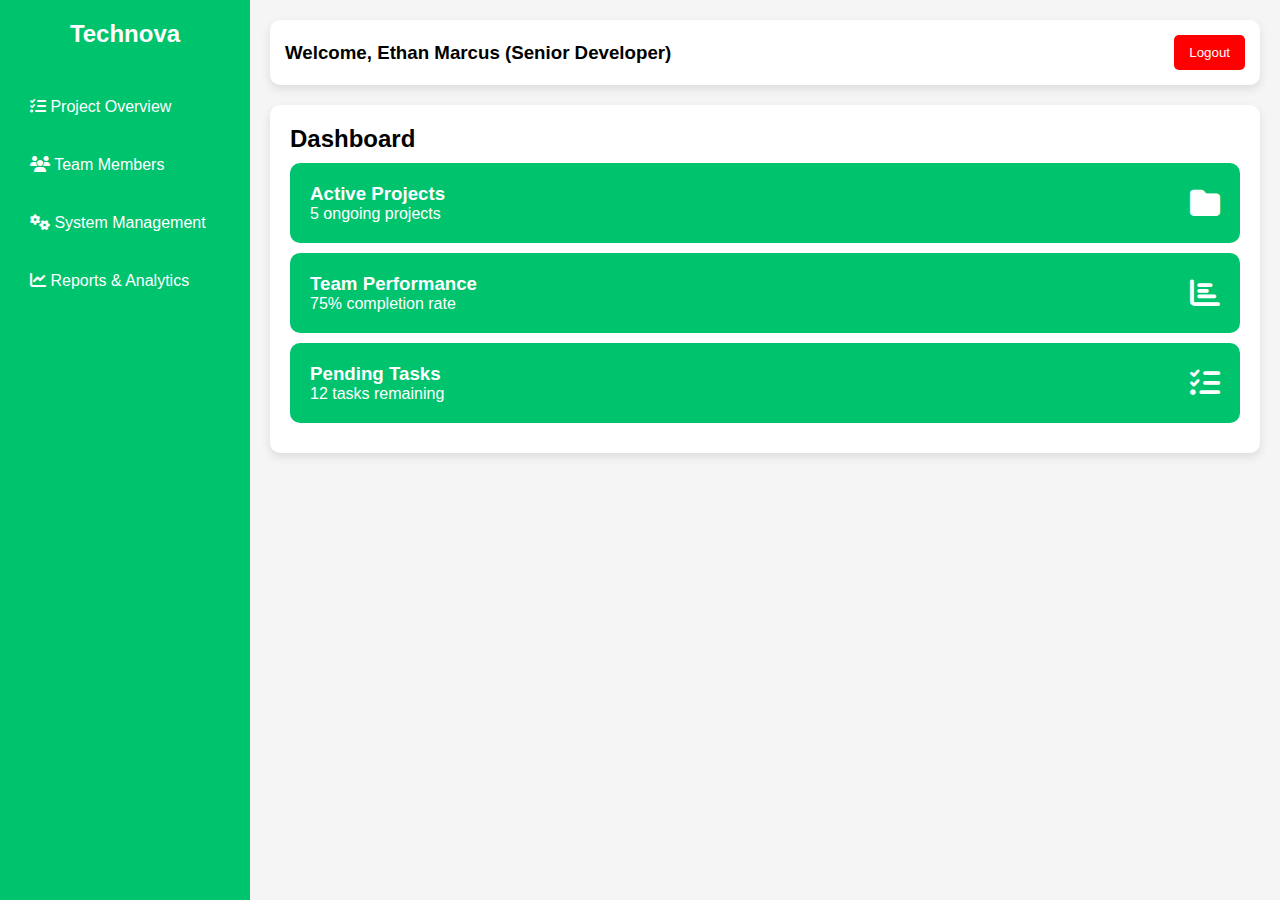
<file: admin.html>
<!DOCTYPE html>
<html lang="en">
<head>
    <meta charset="UTF-8">
    <meta name="viewport" content="width=device-width, initial-scale=1.0">
    <title>Technova Admin Panel</title>
    <link rel="stylesheet" href="https://cdnjs.cloudflare.com/ajax/libs/font-awesome/6.4.0/css/all.min.css">
    <style>
        * {
            margin: 0;
            padding: 0;
            box-sizing: border-box;
            font-family: Arial, sans-serif;
        }
        body {
            display: flex;
            height: 100vh;
            background: #f5f5f5;
        }
        .sidebar {
            width: 250px;
            background: #00C36E;
            color: white;
            padding: 20px;
            display: flex;
            flex-direction: column;
        }
        .sidebar h2 {
            margin-bottom: 30px;
            text-align: center;
        }
        .sidebar a {
            color: white;
            text-decoration: none;
            padding: 10px;
            display: block;
            margin: 10px 0;
            transition: 0.3s;
        }
        .sidebar a:hover {
            background: #008c50;
            border-radius: 5px;
        }
        .main-content {
            flex-grow: 1;
            padding: 20px;
        }
        .header {
            display: flex;
            justify-content: space-between;
            align-items: center;
            background: white;
            padding: 15px;
            border-radius: 10px;
            box-shadow: 0 4px 10px rgba(0, 0, 0, 0.1);
        }
        .header h3{
            
        }
        .logout-btn {
            background: red;
            color: white;
            border: none;
            padding: 10px 15px;
            cursor: pointer;
            border-radius: 5px;
            transition: 0.3s;
        }
        .logout-btn:hover {
            background: darkred;
        }
        .dashboard {
            margin-top: 20px;
            background: white;
            padding: 20px;
            border-radius: 10px;
            box-shadow: 0 4px 10px rgba(0, 0, 0, 0.1);
        }
        .card {
            background: #00C36E;
            color: white;
            padding: 20px;
            border-radius: 10px;
            margin: 10px 0;
            display: flex;
            justify-content: space-between;
            align-items: center;
        }
        .card i {
            font-size: 30px;
        }
    </style>
</head>
<body>
    <div class="sidebar">
        <h2>Technova</h2>
        <a href="#"><i class="fa fa-tasks"></i> Project Overview</a>
        <a href="#"><i class="fa fa-users"></i> Team Members</a>
        <a href="#"><i class="fa fa-cogs"></i> System Management</a>
        <a href="#"><i class="fa fa-chart-line"></i> Reports & Analytics</a>
    </div>
    <div class="main-content">
        <div class="header">
            <h3>Welcome, Ethan Marcus (Senior Developer)</h3>
            <button class="logout-btn" onclick="logout()">Logout</button>
        </div>
        <div class="dashboard">
            <h2>Dashboard</h2>
            <div class="card">
                <div>
                    <h3>Active Projects</h3>
                    <p>5 ongoing projects</p>
                </div>
                <i class="fa fa-folder"></i>
            </div>
            <div class="card">
                <div>
                    <h3>Team Performance</h3>
                    <p>75% completion rate</p>
                </div>
                <i class="fa fa-chart-bar"></i>
            </div>
            <div class="card">
                <div>
                    <h3>Pending Tasks</h3>
                    <p>12 tasks remaining</p>
                </div>
                <i class="fa fa-tasks"></i>
            </div>
        </div>
    </div>

    <script>
        function logout() {
            window.location.href = "index.html";
        }
    </script>
</body>
</html>
</file>
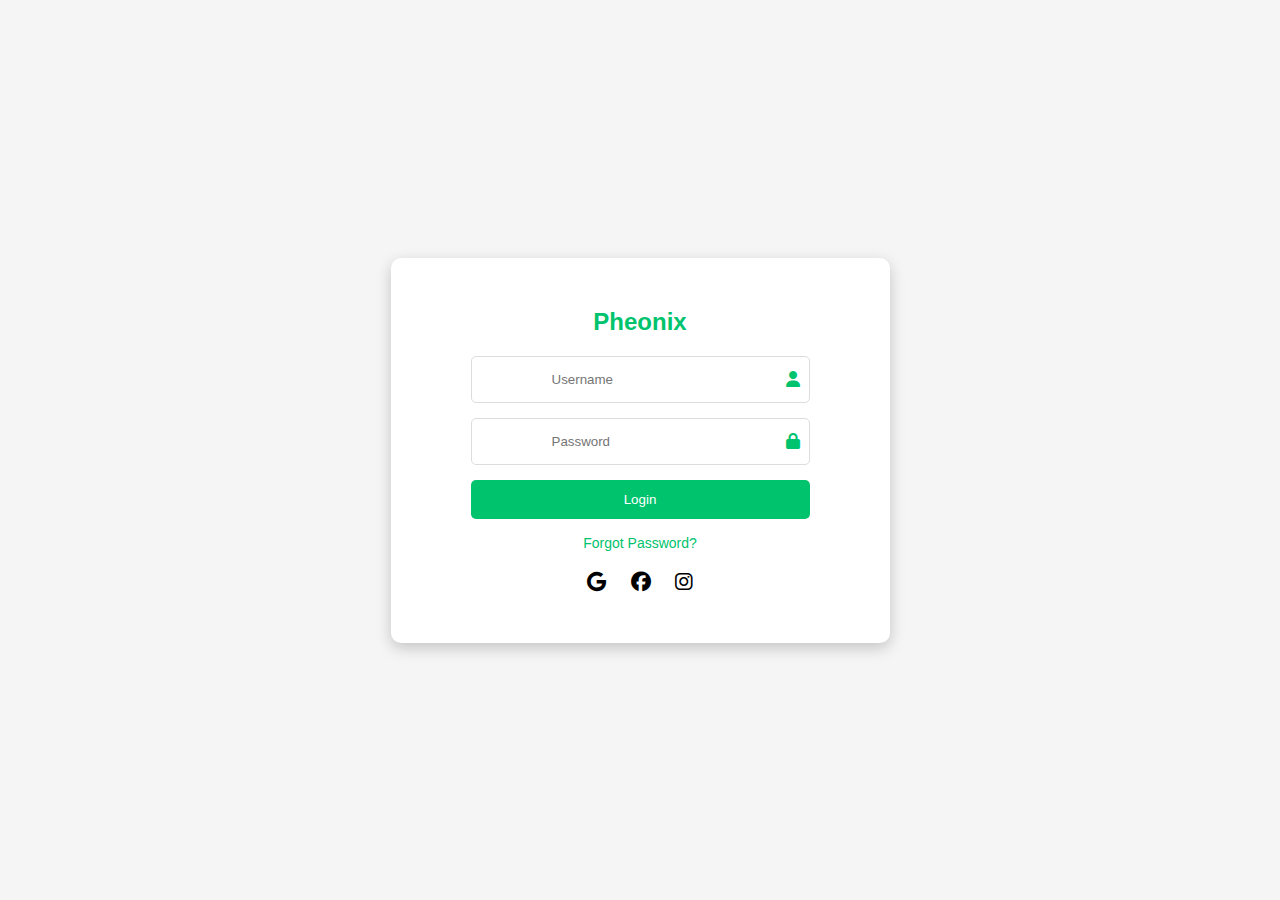
<file: login.html>
<!DOCTYPE html>
<html lang="en">
<head>
    <meta charset="UTF-8">
    <meta name="viewport" content="width=device-width, initial-scale=1.0">
    <title>TechNOVA | Login</title>
    <link rel="stylesheet" href="https://cdnjs.cloudflare.com/ajax/libs/font-awesome/6.4.0/css/all.min.css">
    <style>
        * {
            margin: 0;
            padding: 0;
            box-sizing: border-box;
            font-family: Arial, sans-serif;
        }
        body {
            display: flex;
            justify-content: center;
            align-items: center;
            height: 100vh;
            background: #f5f5f5;
        }
        .login-container {
            background: #ffffff;
            padding: 50px 80px;
            border-radius: 10px;
            box-shadow: 0 5px 15px rgba(0, 0, 0, 0.2);
            text-align: center;
            animation: fadeIn 0.8s ease-in-out;
        }
        @keyframes fadeIn {
            from { opacity: 0; transform: translateY(-20px); }
            to { opacity: 1; transform: translateY(0); }
        }
        .logo {
            font-size: 24px;
            font-weight: bold;
            color: #00C36E;
            margin-bottom: 20px;
        }
        .input-box {
            position: relative;
            margin: 15px 0;
        }
        .input-box input {
            width: 100%;
            padding: 15px 80px;
            border: 1px solid #ddd;
            border-radius: 5px;
            outline: none;
        }
        .input-box i {
            position: absolute;
            right: 10px;
            top: 50%;
            transform: translateY(-50%);
            color: #00C36E;
        }
        .login-btn {
            background: #00C36E;
            color: #fff;
            border: none;
            padding: 12px;
            width: 100%;
            border-radius: 5px;
            cursor: pointer;
            transition: 0.3s;
        }
        .login-btn:hover {
            background: #008c50;
        }
        .error-message {
            color: red;
            font-size: 14px;
            margin-top: 10px;
            display: none;
        }
        .links {
            margin-top: 15px;
        }
        .links a {
            text-decoration: none;
            color: #00C36E;
            font-size: 14px;
        }
        .social-login {
            margin-top: 20px;
        }
        .social-login i {
            font-size: 20px;
            margin: 0 10px;
            cursor: pointer;
            transition: 0.3s;
        }
        .social-login i:hover {
            color: #008c50;
        }
    </style>
</head>
<body>
    <div class="login-container">
        <div class="logo">Pheonix</div>
        <div class="input-box">
            <input type="text" id="whoami" placeholder="Username">
            <i class="fa fa-user"></i>
        </div>
        <div class="input-box">
            <input type="password" id="whydoyouwantit" placeholder="Password">
            <i class="fa fa-lock"></i>
        </div>
        <button class="login-btn" onclick="validateLogin()">Login</button>
        <p class="error-message" id="error-message">Invalid username or password</p>
        <div class="links">
            <a href="#">Forgot Password?</a>
        </div>
        <div class="social-login">
            <i class="fab fa-google"></i>
            <i class="fab fa-facebook"></i>
            <i class="fab fa-instagram"></i>
        </div>
    </div>

    <script>
        async function hashPassword(password) {
            const encoder = new TextEncoder();
            const data = encoder.encode(password);
            const hashBuffer = await crypto.subtle.digest("SHA-256", data);
            return Array.from(new Uint8Array(hashBuffer)).map(byte => byte.toString(16).padStart(2, "0")).join("");
        }

        async function validateLogin() {
            const username = document.getElementById("whoami").value;
            const password = document.getElementById("whydoyouwantit").value;
            const errorMessage = document.getElementById("error-message");

            const storedUsername = "EthanMarcus98";
            const storedPasswordHash = "041eda0ae2a6407d4b2546d20f828ac82a2ee00eca5bf416363d9966f29f8f47";

            if (username === storedUsername) {
                const hashedInputPassword = await hashPassword(password);
                if (hashedInputPassword === storedPasswordHash) {
                    window.location.href = "video.html";
                    return;
                }
            }

            errorMessage.style.display = "block";
        }
    </script>
</body>
</html>
</file>
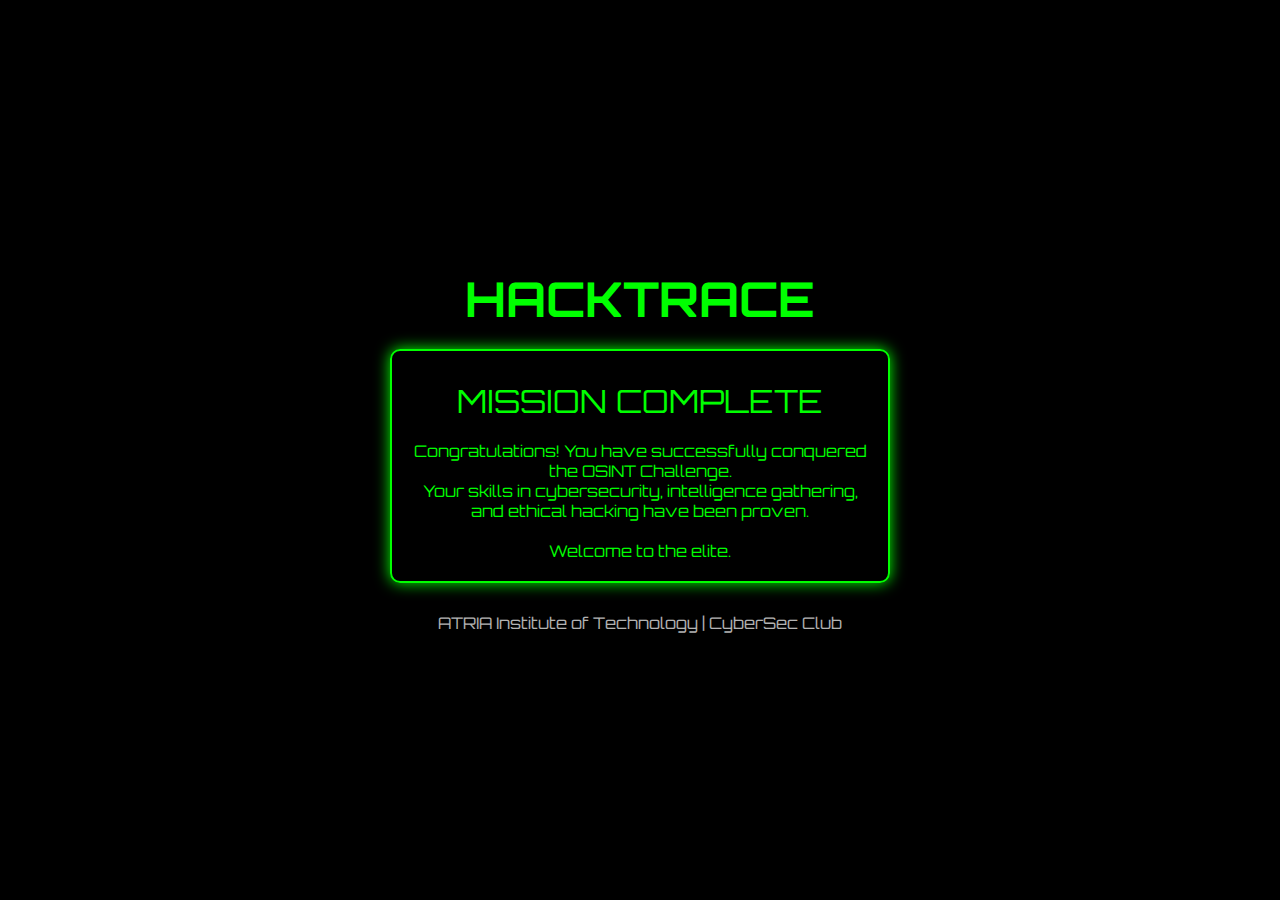
<file: winner.html>
<!DOCTYPE html>
<html lang="en">
<head>
    <meta charset="UTF-8">
    <meta name="viewport" content="width=device-width, initial-scale=1.0">
    <title>HackTrace MVP - Victory</title>
    <link href="https://fonts.googleapis.com/css2?family=Orbitron:wght@400;700&display=swap" rel="stylesheet">
    <style>
        * {
            margin: 0;
            padding: 0;
            box-sizing: border-box;
            font-family: 'Orbitron', sans-serif;
        }

        body {
            background: black;
            color: #0f0;
            display: flex;
            flex-direction: column;
            align-items: center;
            justify-content: center;
            height: 100vh;
            text-align: center;
            overflow: hidden;
        }

        .glitch {
            font-size: 3rem;
            font-weight: 700;
            position: relative;
            animation: glitch-animation 1s infinite alternate;
            text-transform: uppercase;
        }

        @keyframes glitch-animation {
            0% { text-shadow: 2px 2px red, -2px -2px blue; }
            100% { text-shadow: -2px -2px red, 2px 2px blue; }
        }

        .container {
            background: rgba(0, 0, 0, 0.8);
            padding: 20px;
            border: 2px solid #0f0;
            border-radius: 10px;
            box-shadow: 0 0 15px #0f0;
            margin-top: 20px;
            width: 80%;
            max-width: 500px;
        }

        .victory {
            font-size: 2rem;
            margin-top: 10px;
            text-transform: uppercase;
            animation: flicker 1.5s infinite alternate;
        }

        @keyframes flicker {
            0% { opacity: 1; }
            50% { opacity: 0.6; }
            100% { opacity: 1; }
        }

        .footer {
            margin-top: 30px;
            font-size: 1rem;
            color: #fff;
            opacity: 0.7;
        }

        .hack-effect {
            width: 100%;
            height: 100vh;
            background: url('https://www.icegif.com/wp-content/uploads/2022/01/icegif-179.gif') center/cover no-repeat;
            position: absolute;
            top: 0;
            left: 0;
            opacity: 0.2;
            z-index: -1;
        }
    </style>
</head>
<body>

    <div class="hack-effect"></div>

    <div class="glitch">HACKTRACE</div>
    <div class="container">
        <div class="victory">MISSION COMPLETE</div>
        <br>
        <p>Congratulations! You have successfully conquered the OSINT Challenge.</p>
        <p>Your skills in cybersecurity, intelligence gathering, and ethical hacking have been proven.</p>
        <br>
        <p>Welcome to the elite.</p>
    </div>

    <div class="footer">ATRIA Institute of Technology | CyberSec Club</div>

</body>
</html>
</file>
